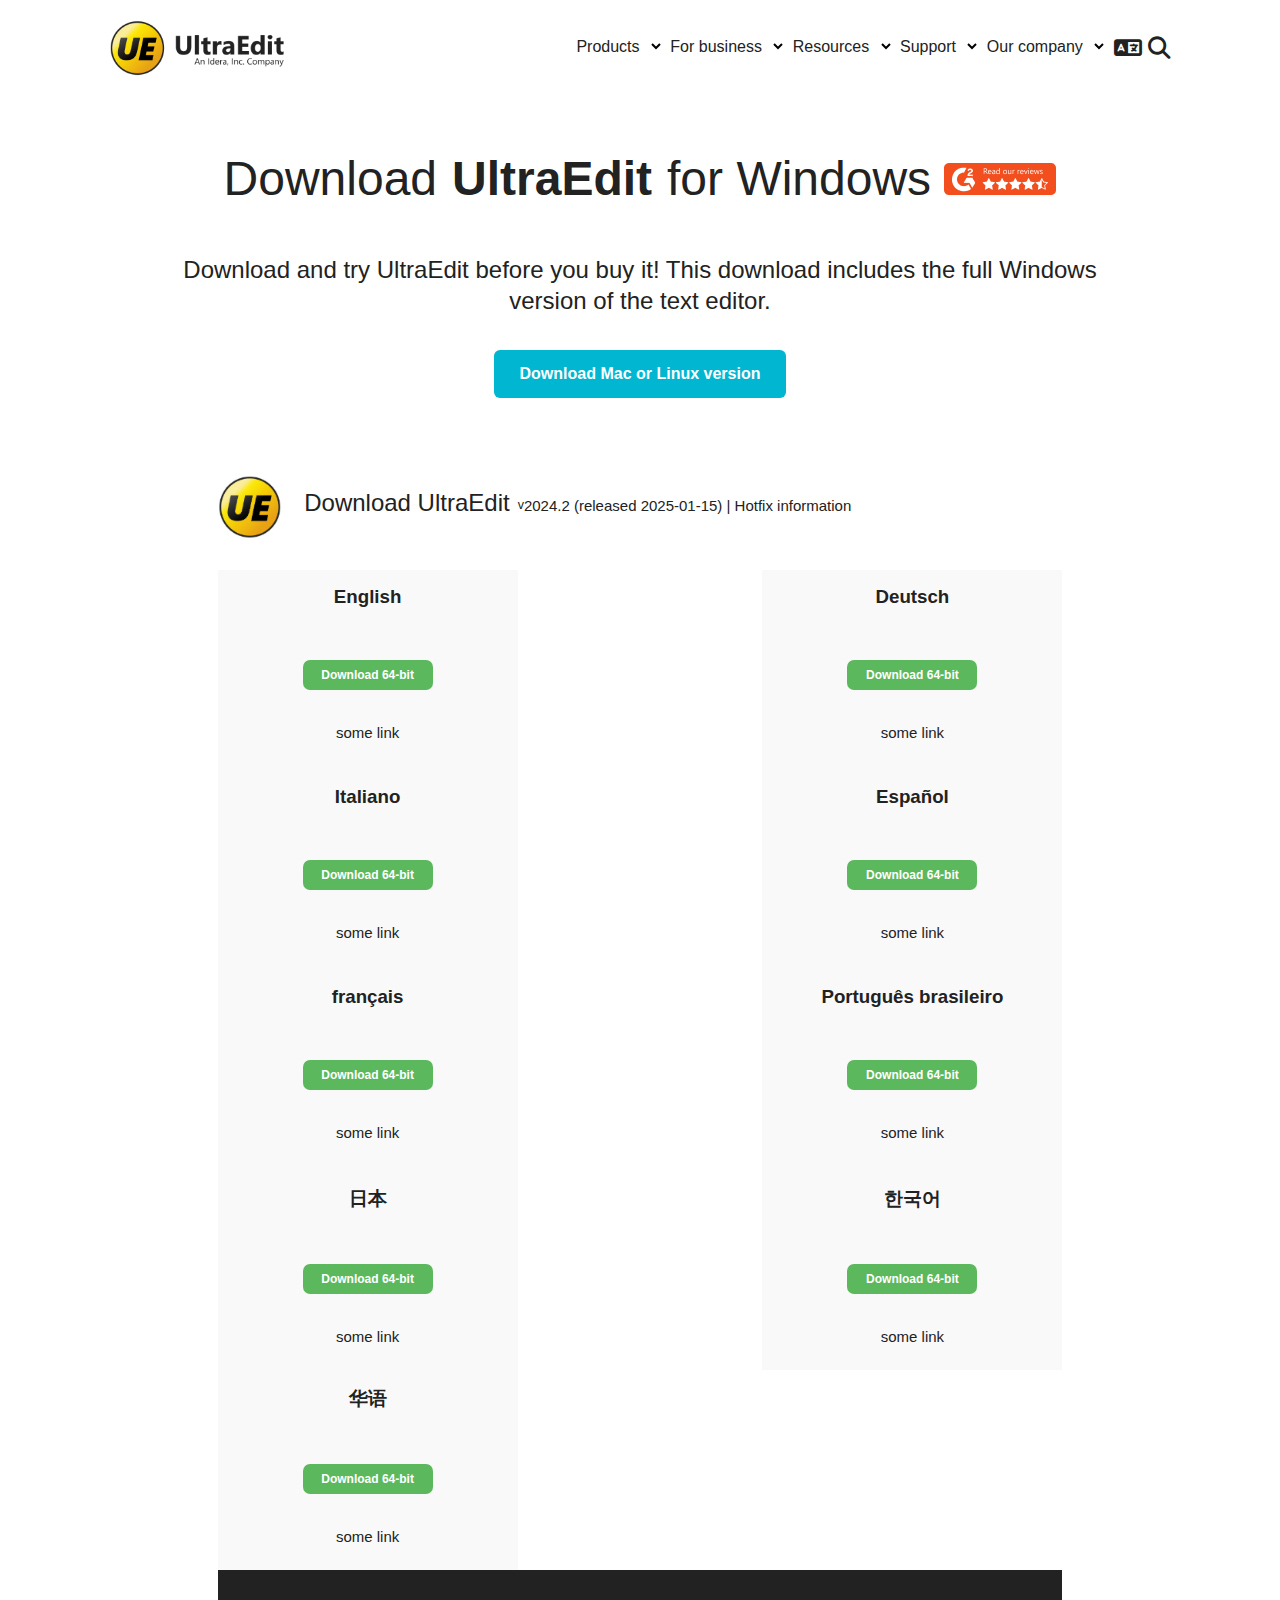
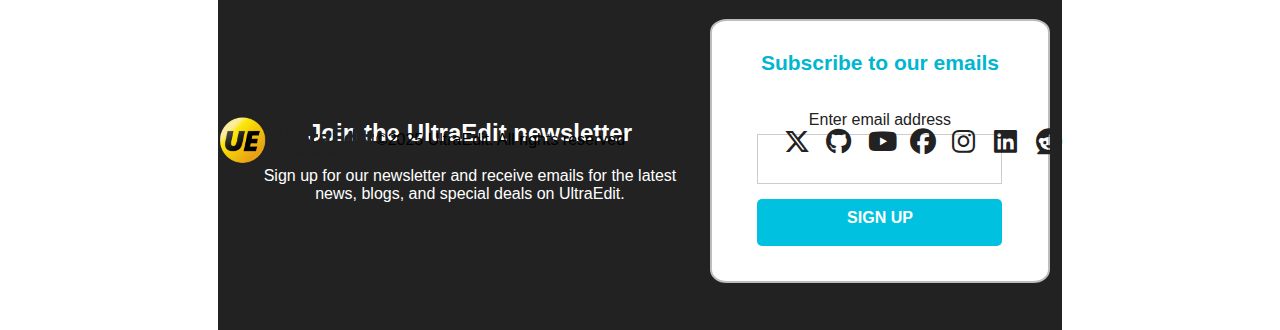
<file: index.html>
<!DOCTYPE html>
<html lang="en">
<head>
    <meta charset="UTF-8">
    <meta name="viewport" content="width=device-width, initial-scale=1.0">
    <title>Document</title>
    <link rel="stylesheet" href="style.css">
    <link rel="stylesheet" href="https://cdnjs.cloudflare.com/ajax/libs/font-awesome/6.7.2/css/all.min.css">
</head>
<body>
    <nav>
        <div class="logo"></div>
        <div class="anch">
            <a>Products
            <select name="" class="select"></select></a>
            <a>For business
            <select name="" class="select"></select></a>
            <a>Resources
            <select name="" class="select"></select></a>
            <a>Support
            <select name="" class="select"></select></a>
            <a>Our company
            <select name="" class="select"></select></a>
            <a><i class="fa-solid fa-language"></i></a>
            <a><i class="fa-solid fa-magnifying-glass"></i></a>
        </div>
    </nav>
    <main>
        <div class="text">
            <p>Download </p>
            <h1> UltraEdit </h1>
            <p>for Windows
            <img src="ultraedit_Reviews.png" alt=""></p>
        </div>
        <div class="text2">
            <p>Download and try UltraEdit before you buy it! This download includes the full Windows </p>
            <br>
            <p id="fd"> version of the text editor.</p>
        </div>
        <div class="click">
            <div id="but">
                <p>Download Mac or Linux version</p>
            </div>
        </div>
        <div class="logotext">
            <div class="ent">
            <div id="img"></div>
            <p>Download UltraEdit</p>
            <small>v</small>
            <span>2024.2 (released 2025-01-15) |
                <a>Hotfix information </a>
            </span></div>
        </div>


        <div class="hero">
            <div class="content">
                <div class="box">
                    <h3>English</h3>
                    <div class="int">
                        <div class="down">Download 64-bit</div>
                        <div class="oto">
                            <a>some link</a>
                        </div>
                    </div>
                </div>
                <div class="box">
                    <h3>Deutsch</h3>
                    <div class="int">
                        <div class="down">Download 64-bit</div>
                        <div class="oto">
                            <a>some link</a>
                        </div>
                    </div>
                </div>
                <div class="box">
                    <h3>Italiano</h3>
                    <div class="int">
                        <div class="down">Download 64-bit</div>
                        <div class="oto">
                            <a>some link</a>
                        </div>
                    </div>
                </div>
                <div class="box">
                    <h3>Español</h3>
                    <div class="int">
                        <div class="down">Download 64-bit</div>
                        <div class="oto">
                            <a>some link</a>
                        </div>
                    </div>
                </div>
                <div class="box">
                    <h3>français</h3>
                    <div class="int">
                        <div class="down">Download 64-bit</div>
                        <div class="oto">
                            <a>some link</a>
                        </div>
                    </div>
                </div>
                <div class="box">
                    <h3>Português brasileiro</h3>
                    <div class="int">
                        <div class="down">Download 64-bit</div>
                        <div class="oto">
                            <a>some link</a>
                        </div>
                    </div>
                </div>
                <div class="box">
                    <h3>日本</h3>
                    <div class="int">
                        <div class="down">Download 64-bit</div>
                        <div class="oto">
                            <a>some link</a>
                        </div>
                    </div>
                </div>
                <div class="box">
                    <h3>한국어</h3>
                    <div class="int">
                        <div class="down">Download 64-bit</div>
                        <div class="oto">
                            <a>some link</a>
                        </div>
                    </div>
                </div>
                <div class="box">
                    <h3>华语</h3>
                    <div class="int">
                        <div class="down">Download 64-bit</div>
                        <div class="oto">
                            <a>some link</a>
                        </div>
                    </div>
                </div>
                <div class="gt">
                    <div class="mt1">
                        <h3>Join the UltraEdit newsletter</h3>
                        <div><span>Sign up for our newsletter and receive emails for the latest news, blogs, and special deals on UltraEdit.</span></div>
                    </div>
                    <div class="mt">
                        <h3>Subscribe to our emails</h3>
                        <p>Enter email address</p>
                        <input type="text">
                        <div class="pt">SIGN UP</div>
                    </div>
                </div>
            </div>
        </div>
        <div class="foot"><div class="logo2"></div>
        <p>©2025 UltraEdit. All rights reserved</p>
        <div class="app">
            <div class="boox"><i class="fa-brands fa-x-twitter"></i></div>
            <div class="boox"><i class="fa-brands fa-github"></i></div>
            <div class="boox"><i class="fa-brands fa-youtube"></i></div>
            <div class="boox"><i class="fa-brands fa-facebook"></i></div>
            <div class="boox"><i class="fa-brands fa-instagram"></i></div>
            <div class="boox"><i class="fa-brands fa-linkedin"></i></div>
            <div class="boox"><i class="fa-brands fa-reddit"></i></div>
        </div>
    </div>
    </main>
</body>
</html>
</file>
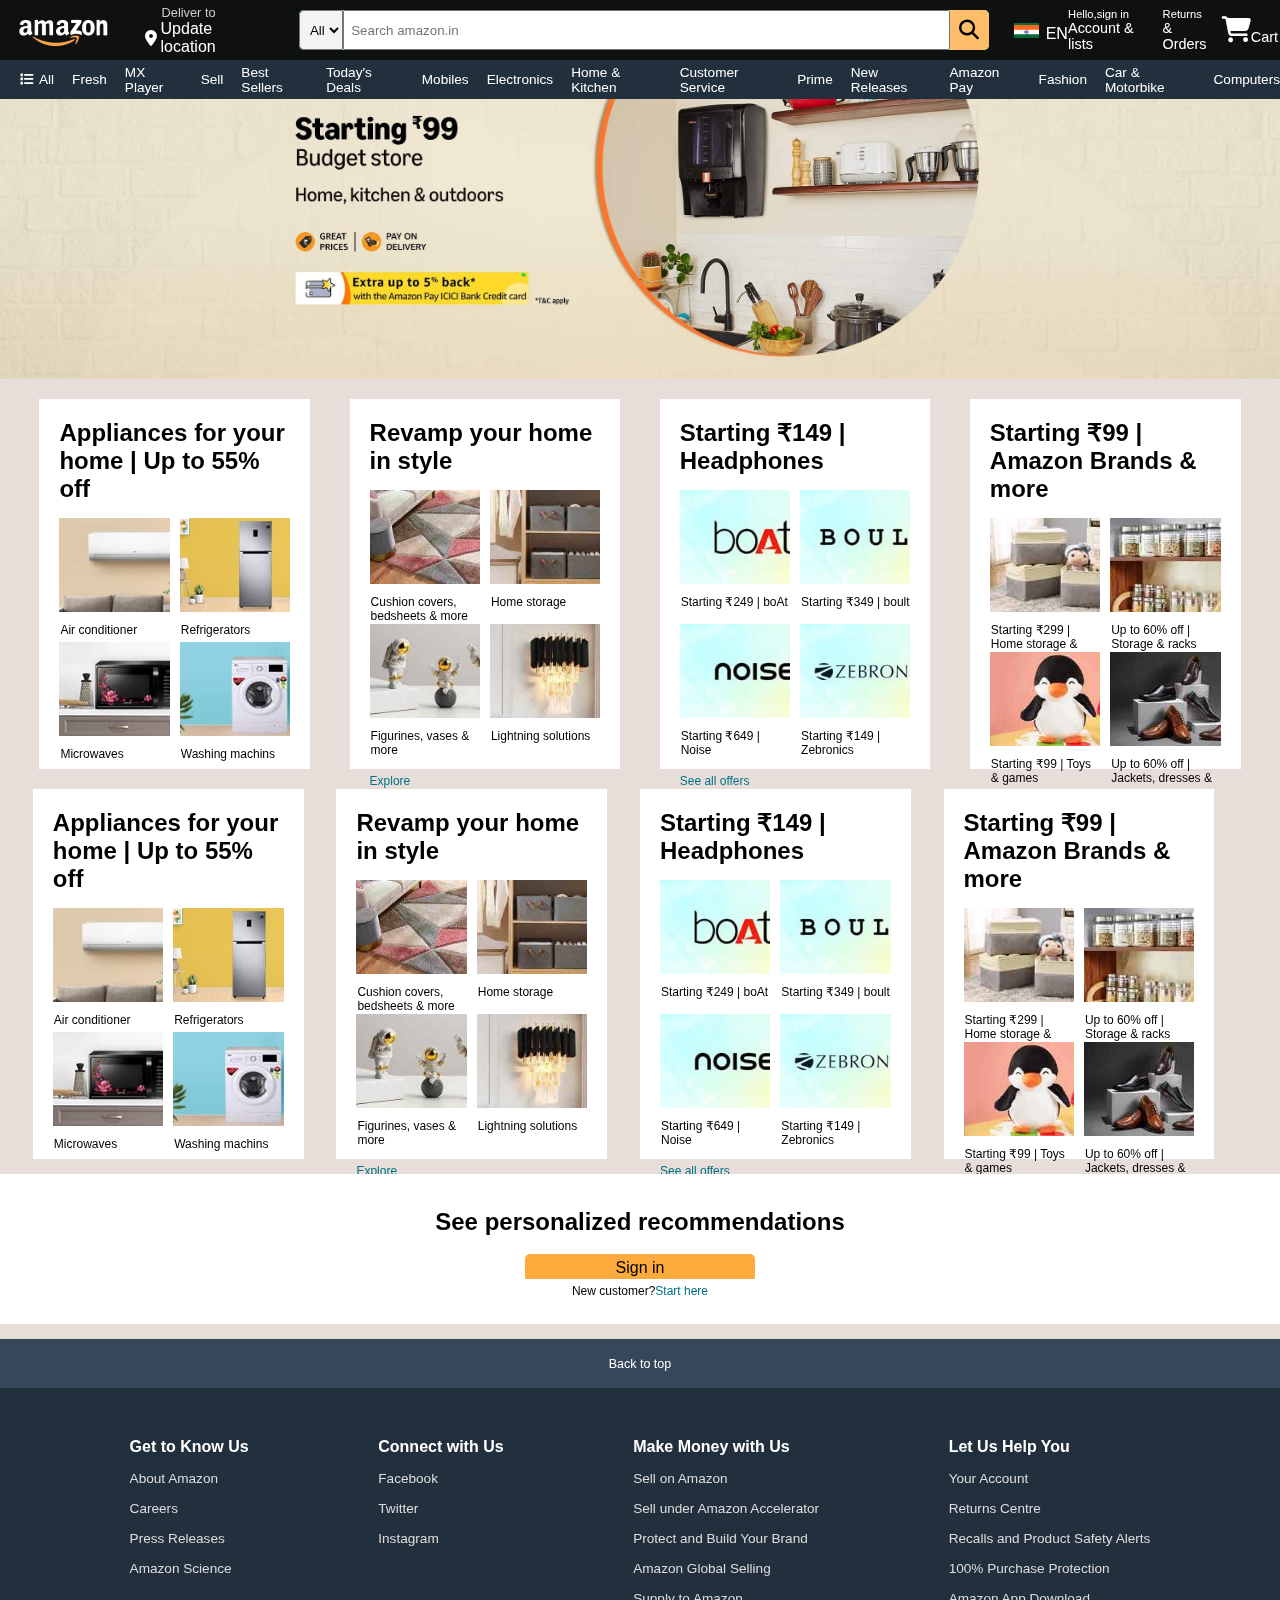
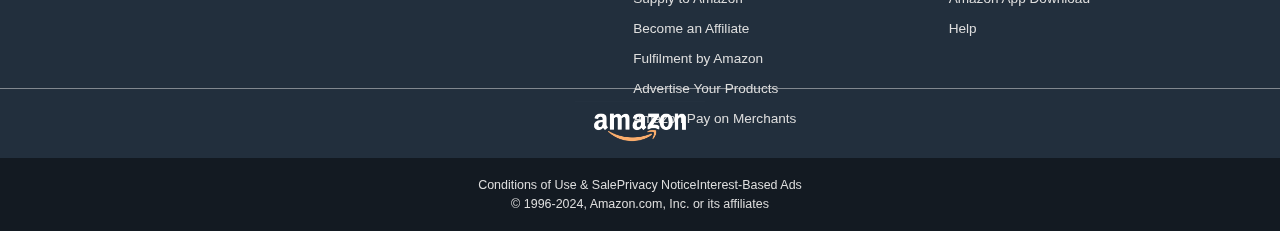
<file: Amazon Lite/index.html>
<!DOCTYPE html>
<html lang="en">
<head>
    <meta charset="UTF-8">
    <meta name="viewport" content="width=device-width, initial-scale=1.0">
    <link rel="stylesheet" href=" https://cdnjs.cloudflare.com/ajax/libs/font-awesome/6.6.0/css/all.min.css">
    <link rel="stylesheet" href="style.css">
    <title>amazon clone</title>
</head>
<body>
    <header>
        <div class="navbar">
            <div class="nav-logo border">
                <div class="logo"></div>
            </div>
                <div class="nav-address border">
                    <p class="deliver-1">Deliver to</p>
                    <div class="icon">
                        <i class="fa-solid fa-location-dot"></i>
                        <p class="deliver-2"> Update location</p>
                    </div></div>
                    <div class="nav-search">
                        <select><option>All</option></select>
                        <input placeholder="Search amazon.in">
                        <button><i class="fa-solid fa-magnifying-glass"></i></button>
                    </div>
                <div class="lang">
                        <div class="ind-lang border">
                    </div>
                    <p class="EN border">EN</p>
                </div>
                <div class="nav-signin border">
                    <p class="signin-1"><span>Hello,sign in</span></p>
                    <p class="signin-2"><span>Account & lists</span></p>
                </div>
                <div class="nav-order border">
                    <p class="signin-1"><span>Returns</span></p>
                    <p class="signin-2"><span>& Orders</span></p>
                </div>
                <div class="cart border">
                    <div class="cart-logo"><i class="fa-solid fa-cart-shopping"></i></div>
                    <div class="enter-cart">Cart</div>
                </div>
        </div>
        <div class="panel">
                    <div class="panel-all"><i class="fa-solid fa-list"></i></div>
                    <div class="panel-ops">
                        <p id="all">All</p>
                        <p>Fresh</p>
                        <p>MX Player</p>
                        <p>Sell</p>
                        <p>Best Sellers</p>
                        <p>Today's Deals</p>
                        <p>Mobiles</p>
                        <p>Electronics</p>
                        <p>Home & Kitchen</p>
                        <p>Customer Service</p>
                        <p>Prime</p>
                        <p>New Releases</p>
                        <p>Amazon Pay</p>
                        <p>Fashion</p>
                        <p>Car & Motorbike</p>
                        <p>Computers</p>
                    </div>
                </div>
    </header>
    <div class="hero-section">
    </div>
    <div class="shop-section">
        <div class="box1 box"><h2>Appliances for your home | Up to 55% off</h2>
            <div class="entmain">
            <div class="entbox" style="background-image: url(shop_1.jpg);"><p id="word">Air conditioner</p></div>
            <div class="entbox" style="background-image: url(shop_2.jpg);"><p id="word">Refrigerators</p></div></div>
            <div class="entmain entmain2">
            <div class="entbox" style="background-image: url(shop_3.jpg);"><p id="word">Microwaves</p></div>
            <div class="entbox" style="background-image: url(shop_4.jpg);"><p id="word">Washing machins</p></div>
            </div>
            <p class="see">See more</p>
        </div>
        <div class="box2 box"><h2>Revamp your home in style</h2>
            <div class="entmain">
                <div class="entbox" style="background-image: url(shop_5.jpg);"><p id="word">Cushion covers, bedsheets & more</p></div>
                <div class="entbox" style="background-image: url(shop_6.jpg);"><p id="word">Home storage</p></div></div>
                <div class="entmain entmain3">
                <div class="entbox" style="background-image: url(shop_7.jpg);"><p id="word">Figurines, vases & more</p></div>
                <div class="entbox" style="background-image: url(shop_8.jpg);"><p id="word">Lightning solutions</p></div>
                </div>
                <p class="see see2">Explore</p>
        </div>
        <div class="box3 box"><h2>Starting ₹149 | Headphones</h2>
            <div class="entmain">
                <div class="entbox" style="background-image: url(shop_9.jpg);"><p id="word">Starting ₹249 | boAt</p></div>
                <div class="entbox" style="background-image: url(shop_10.jpg);"><p id="word">Starting ₹349 | boult</p></div></div>
                <div class="entmain entmain3">
                <div class="entbox" style="background-image: url(shop_11.jpg);"><p id="word">Starting ₹649 | Noise</p></div>
                <div class="entbox" style="background-image: url(shop_12.jpg);"><p id="word">Starting ₹149 | Zebronics</p></div>
                </div>
                <p class="see see2">See all offers</p>
        </div>
        <div class="box4 box"><h2>Starting ₹99 | Amazon Brands & more</h2>
            <div class="entmain">
                <div class="entbox" style="background-image: url(shop_13.jpg);"><p id="word">Starting ₹299 | Home storage & organization</p></div>
                <div class="entbox" style="background-image: url(shop_14.jpg);"><p id="word">Up to 60% off | Storage & racks</p></div></div>
                <div class="entmain entmain3">
                <div class="entbox" style="background-image: url(shop_15.jpg);"><p id="word">Starting ₹99 | Toys & games</p></div>
                <div class="entbox" style="background-image: url(shop_16.jpg);"><p id="word">Up to 60% off | Jackets, dresses & more</p></div>
                </div>
                <p class="see see3">Shop now</p>
        </div>
        <div class="box1 box boxa"><h2>Appliances for your home | Up to 55% off</h2>
            <div class="entmain">
            <div class="entbox" style="background-image: url(shop_1.jpg);"><p id="word">Air conditioner</p></div>
            <div class="entbox" style="background-image: url(shop_2.jpg);"><p id="word">Refrigerators</p></div></div>
            <div class="entmain entmain2">
            <div class="entbox" style="background-image: url(shop_3.jpg);"><p id="word">Microwaves</p></div>
            <div class="entbox" style="background-image: url(shop_4.jpg);"><p id="word">Washing machins</p></div>
            </div>
            <p class="see">See more</p>
        </div>
        <div class="box2 box boxa"><h2>Revamp your home in style</h2>
            <div class="entmain">
                <div class="entbox" style="background-image: url(shop_5.jpg);"><p id="word">Cushion covers, bedsheets & more</p></div>
                <div class="entbox" style="background-image: url(shop_6.jpg);"><p id="word">Home storage</p></div></div>
                <div class="entmain entmain3">
                <div class="entbox" style="background-image: url(shop_7.jpg);"><p id="word">Figurines, vases & more</p></div>
                <div class="entbox" style="background-image: url(shop_8.jpg);"><p id="word">Lightning solutions</p></div>
                </div>
                <p class="see see2">Explore</p>
        </div>
        <div class="box3 box boxa"><h2>Starting ₹149 | Headphones</h2>
            <div class="entmain">
                <div class="entbox" style="background-image: url(shop_9.jpg);"><p id="word">Starting ₹249 | boAt</p></div>
                <div class="entbox" style="background-image: url(shop_10.jpg);"><p id="word">Starting ₹349 | boult</p></div></div>
                <div class="entmain entmain3">
                <div class="entbox" style="background-image: url(shop_11.jpg);"><p id="word">Starting ₹649 | Noise</p></div>
                <div class="entbox" style="background-image: url(shop_12.jpg);"><p id="word">Starting ₹149 | Zebronics</p></div>
                </div>
                <p class="see see2">See all offers</p>
        </div>
        <div class="box4 box boxa"><h2>Starting ₹99 | Amazon Brands & more</h2>
            <div class="entmain">
                <div class="entbox" style="background-image: url(shop_13.jpg);"><p id="word">Starting ₹299 | Home storage & organization</p></div>
                <div class="entbox" style="background-image: url(shop_14.jpg);"><p id="word">Up to 60% off | Storage & racks</p></div></div>
                <div class="entmain entmain3">
                <div class="entbox" style="background-image: url(shop_15.jpg);"><p id="word">Starting ₹99 | Toys & games</p></div>
                <div class="entbox" style="background-image: url(shop_16.jpg);"><p id="word">Up to 60% off | Jackets, dresses & more</p></div>
                </div>
                <p class="see see3">Shop now</p>
        </div>
        
        <div id="ab"></div>
        <div class="end">
        <h2>See personalized recommendations</h2>
        </div>
        <div class="antent">
        <span class="entend">Sign in</span></div>
            <div class="click"><p>New customer?<p class="endp see">Start here</p></p></div>
        <div></div>
    </div>
    <footer>
        <div class="footpan-1">Back to top</div>
        <div class="footpan-2">
            <ul>
                <p>Get to Know Us</p>
                <a>About Amazon</a>
                <a>Careers</a>
                <a>Press Releases</a>
                <a>Amazon Science</a>
            </ul>
            <ul>
            <p>Connect with Us</p>	
            <a>Facebook</a>
            <a>Twitter</a>
            <a>Instagram</a>
           </ul>
           <ul>
            <p>Make Money with Us</p>
            <a>Sell on Amazon</a>
            <a>Sell under Amazon Accelerator</a>
            <a>Protect and Build Your Brand</a>
            <a>Amazon Global Selling</a>
            <a>Supply to Amazon</a>
            <a>Become an Affiliate</a>
            <a>Fulfilment by Amazon</a>
            <a>Advertise Your Products</a>
            <a>Amazon Pay on Merchants</a>
           </ul>
           <ul>
            <p>Let Us Help You</p>
            <a>Your Account</a>
            <a>Returns Centre</a>
            <a>Recalls and Product Safety Alerts</a>
            <a>100% Purchase Protection</a>
            <a>Amazon App Download</a>
            <a>Help</a>
           </ul>
        </div>
        <div class="footpan-3">
            <div class="foot-logo border"></div>
        </div>
    <div class="footpan-4">
        <div class="pages">
            <a>Conditions of Use & Sale</a>
            <a>Privacy Notice</a>
            <a>Interest-Based Ads</a>
        </div>
        <div class="copyright">
            © 1996-2024, Amazon.com, Inc. or its affiliates
        </div>
    </div>
    </footer>

    

</body>
</html>
</file>
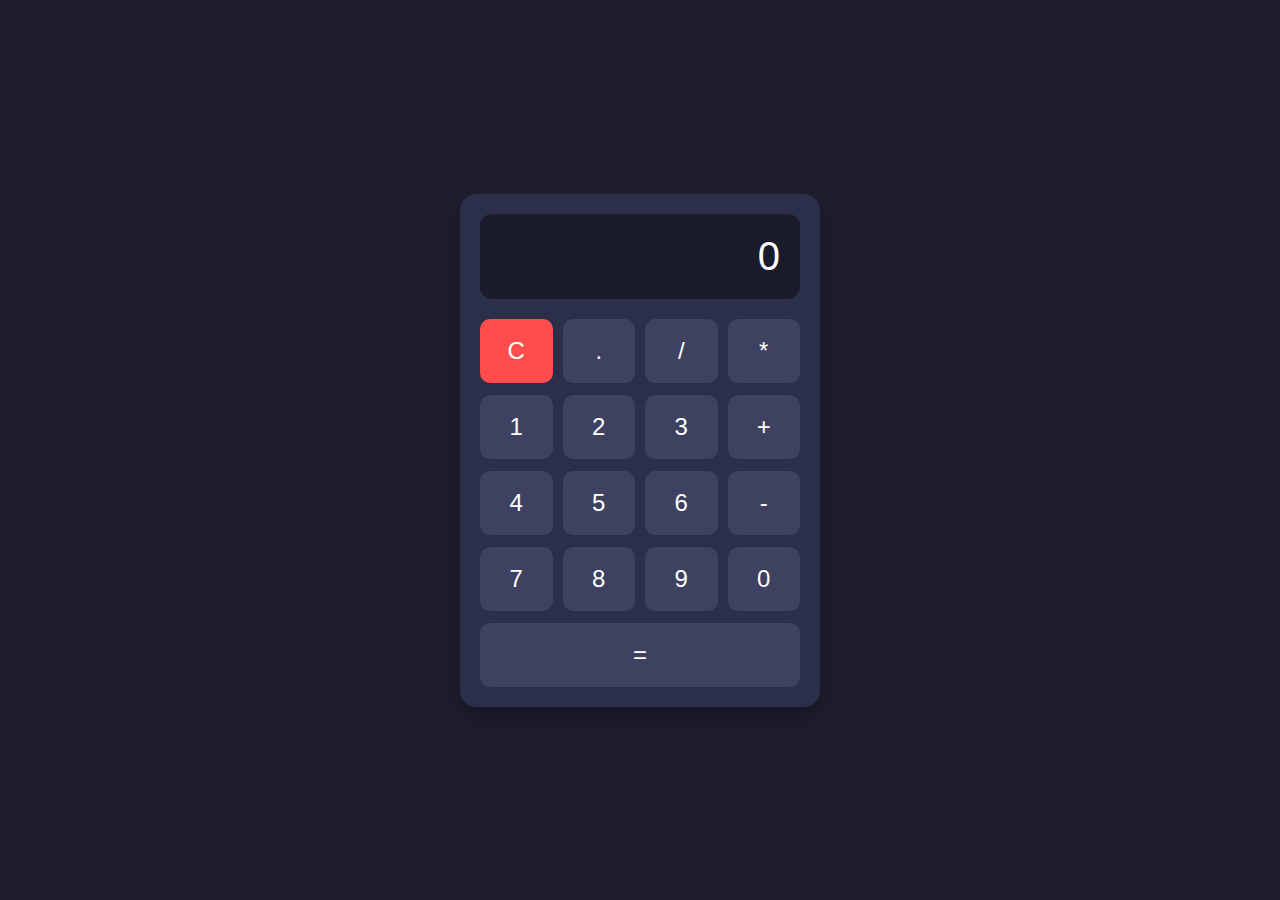
<file: calculator/index.html>
<!DOCTYPE html>
<html lang="en">
<head>
    <meta charset="UTF-8">
    <meta name="viewport" content="width=device-width, initial-scale=1.0">
    <title>calculator</title>
    <link rel="stylesheet" href="style.css">
</head>
<body>
    <div class="container">
        <div class="display">
            <div class="ind">0</div>
        </div>
        <div class="buttons">
            <div class="set">
                <div class="ent" value="C">C</div>
                <div class="ent" value=".">.</div>
                <div class="ent" value="/">/</div>
                <div class="ent" value="*">*</div>
            </div>
            <div class="set">
                <div class="ent" value="1">1</div>
                <div class="ent" value="2">2</div>
                <div class="ent" value="3">3</div>
                <div class="ent" value="+">+</div>
            </div>
            <div class="set">
                <div class="ent" value="4">4</div>
                <div class="ent" value="5">5</div>
                <div class="ent" value="6">6</div>
                <div class="ent" value="-">-</div>
            </div>
            <div class="set2">
                <div class="ent" value="7">7</div>
                <div class="ent" value="8">8</div>
                <div class="ent" value="9">9</div>
                <div class="ent" value="0">0</div>
            </div>
            <div class="set">
            <div class="ent">=</div>
        </div>
        </div>
    </div>
    <script src="cal.js"></script>
</body>
</html>
</file>
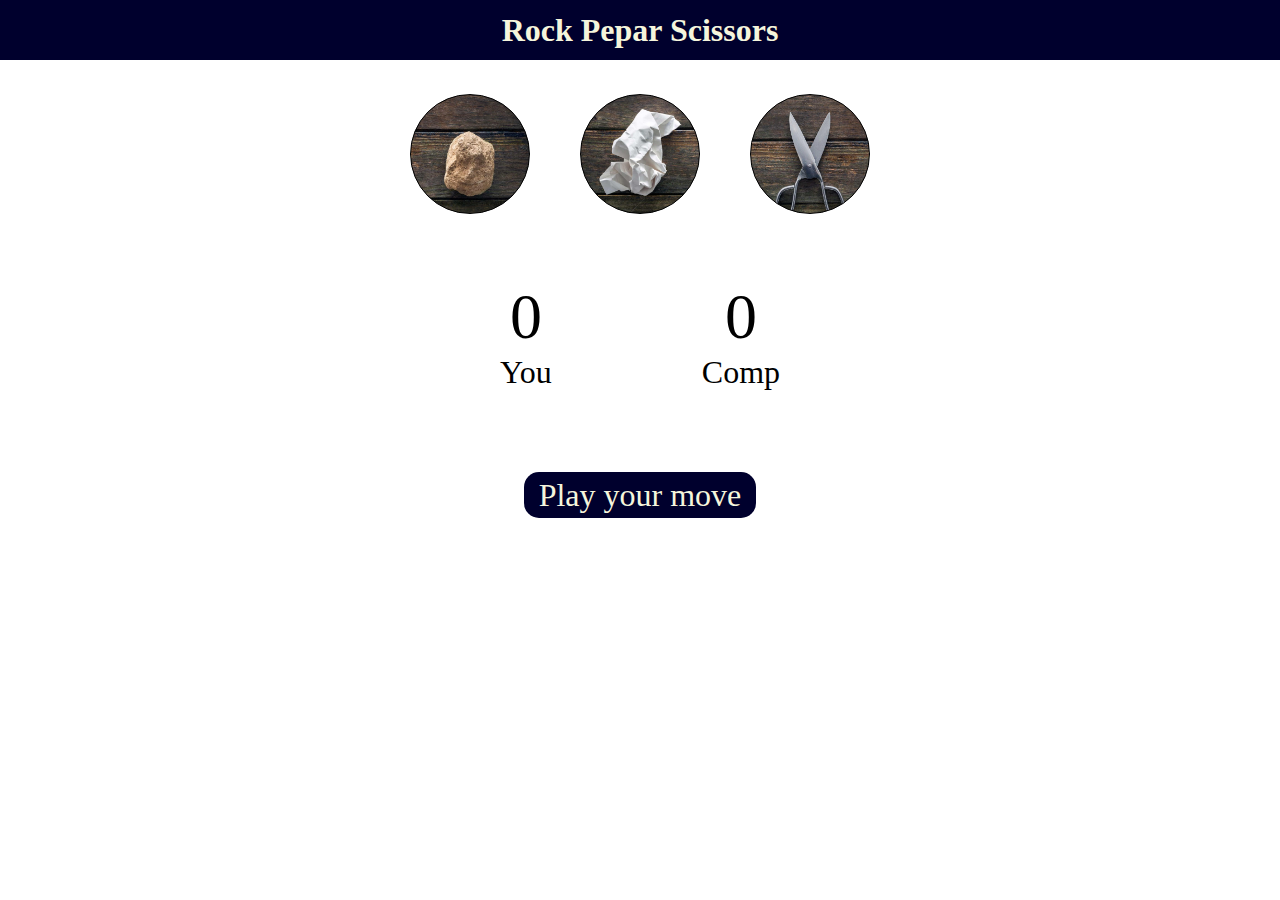
<file: javascript game/index.html>
<!DOCTYPE html>
<html lang="en">
<head>
    <meta charset="UTF-8">
    <meta name="viewport" content="width=device-width, initial-scale=1.0">
    <title>Document</title>
    <link rel="stylesheet" href="style.css">
</head>
<body>
    <div class="pro"><h1>Rock Pepar Scissors</h1></div>
    <div class="main">
    <div class="r t border"id="rock"></div>
    <div class="p t border"id="paper"></div>
    <div class="s t border"id="scissors"></div></div>

    <div class="score-board">
        <div class="score">
            <p id="my">0</p>
            <p>You</p>
        </div>
        <div class="score">
            <p id="comp">0</p>
            <p>Comp</p>
        </div>
    </div>
    <div class="massage">
        <div id="msg">Play your move</div>
    </div>





    <script src="first.js"></script>
</body>
</html>
</file>
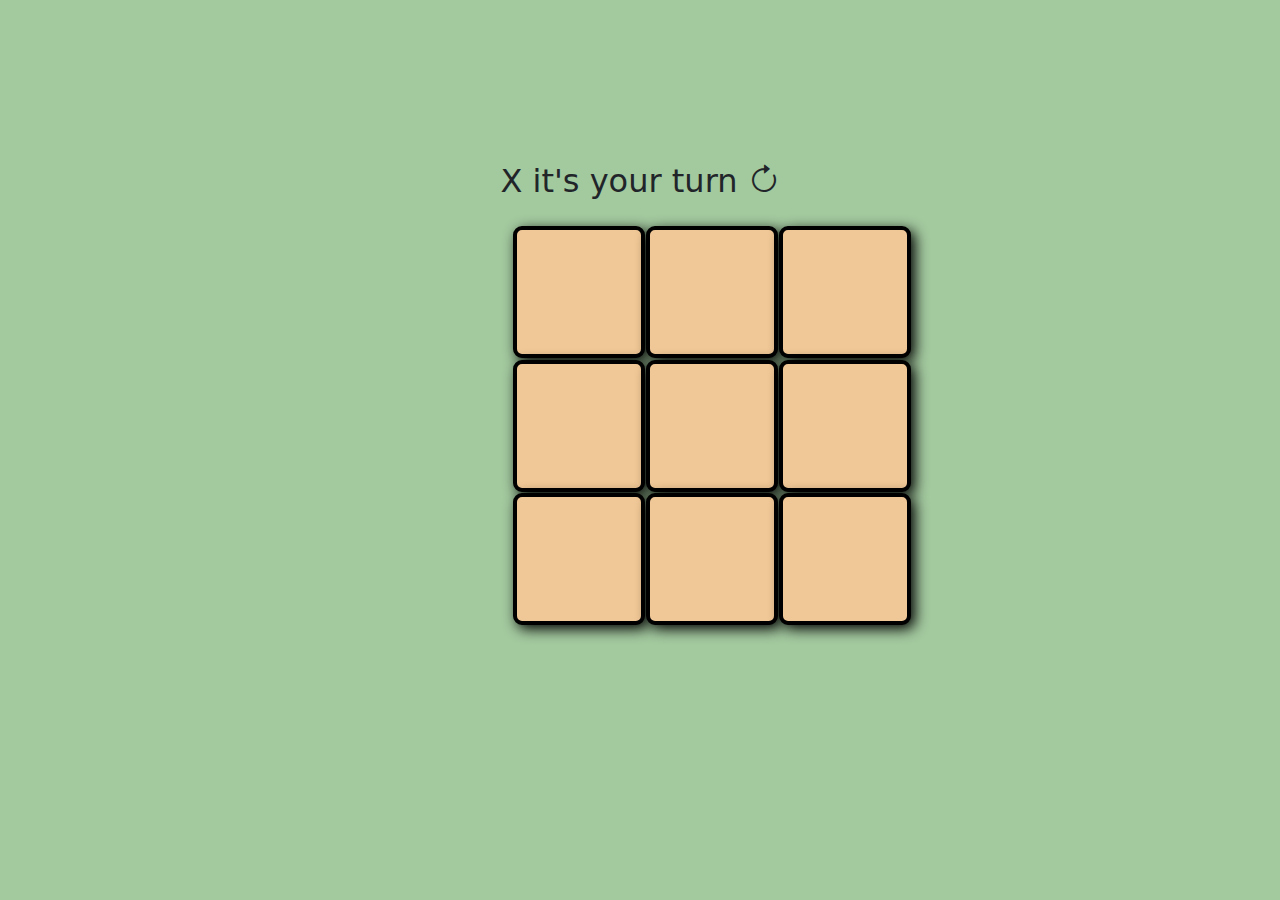
<file: tic tac toe/index.html>
<!DOCTYPE html>
<html lang="en">
  <head>
    <meta charset="UTF-8" />
    <meta name="viewport" content="width=device-width, initial-scale=1.0" />
    <title>Document</title>
    <link rel="stylesheet" href="style.css" />
    <link
      href="https://cdn.jsdelivr.net/npm/bootstrap@5.3.6/dist/css/bootstrap.min.css"
      rel="stylesheet"
    />
  </head>
  <body>
    <div id="head">
      <h2 class="heading">X it's your turn</h2>
      <h2 class="refrash" onclick="location.reload()"><i class="bi bi-arrow-clockwise"></i></h2>
    </div>
    <div class="container1">
      <div class="box"></div>
      <div class="box"></div>
      <div class="box"></div>
      <div class="box"></div>
      <div class="box"></div>
      <div class="box"></div>
      <div class="box"></div>
      <div class="box"></div>
      <div class="box"></div>
    </div>
    <script src="script.js"></script>
    <link
      rel="stylesheet"
      href="https://cdn.jsdelivr.net/npm/bootstrap-icons@1.10.5/font/bootstrap-icons.css"
    />
    <script src="https://cdn.jsdelivr.net/npm/bootstrap@5.3.6/dist/js/bootstrap.bundle.min.js"></script>
  </body>
</html>
</file>
<file: style.css>
*{
    margin: 0;
    padding: 0;
    box-sizing: border-box;
    font-family: 'Segoe UI', Tahoma, Geneva, Verdana, sans-serif;
    scroll-behavior: smooth;
    behavior: inherit;
}


nav{
    height: 96px;
    display: flex;
    justify-content: space-between;
    align-items: center;
    padding: 0 110px;
}
.logo{
    height: 56px;
    width: 175px;
    background-image:url(ultraedit.webp);
    background-size: cover;
    position: relative;
    cursor: pointer;
}

.anch{
    font-size: 1rem;
    width: 56%;
    display: flex;
    justify-content: space-between;
    color: #222222;cursor: pointer;
}
.anch a i{
    font-size: 1.4em;
}
.select{
    padding: 2px 0 0 0 ;
    border: transparent;
    background-color: transparent;
}.text{
    color: #222222;
    padding-top: 55px;
    height: 60px;
    display: flex;
    justify-content: center;
}

.text p{
    font-size: 3rem;
}
.text h1{
    font-size: 3rem;
    padding: 0 15px;
}
.text2{
    width: 100%;
    
    padding-top: 100px;
    font-size: 24px;
    color: #222222;
}
.text2 p{
    text-align: center;
}
#fd{
    position: relative;
    top: -25px;
}
.click{
    margin-top: 10px;
    width: 100%;
    height: 60px;
    display: flex;
    justify-content: center;
}
#but{
    height: 48px;
    width: 292px;
    background-color: #00b6d1;
    border-radius: 6px;
    color: white;
    display: flex;
    justify-content: center;
    align-items: center;
    font-weight: 600;
    font-size: 1rem;
    cursor: pointer;
}
#but:hover{
    background-color: #00a0b9;
}
#img{
    height: 67px;
    width: 70px;
    border: 2px saddlebrown;
    background-image:url(non.png);
    background-size: cover;
}
.logotext{
    margin-top: 60px;
    display: flex;
    justify-content: center;
    align-items: center;
    width: 100%;
    height: 70px;

}
.ent{
    height: 100%;
    width: 67%;
    display: flex;
    align-items: center;
    font-size: 15px;
    color: #222222;
}
.ent p{
    padding-left: 23px;
    font-size: 24px;
    padding-bottom: 5px;
    padding-right: 8px;
    color: #222222;
}

.hero{
    margin-top: 30px;
    height: 100%;
    width: 100%;
    display: flex;
    justify-content: center;
    align-items: center;
}
.content{
    height: 1050px;
    width: 66%;
    display: flex;
    justify-content: space-between;
    flex-wrap: wrap;
}
.box{
    height: 200px;
    width: 300px;
    padding: 16px;
    background-color: #f9f9f9;
    text-align: center;
}

.box h3{
    color: #222222;
}
.int{
    height: 98px;
    padding: 8px 15px;
    position: relative;
    top: 44px;
    display: flex;
    flex-direction: column;
    align-items: center;
    justify-content: space-between;
    color: #222222;
}
.down{
    width: 130px;
    background-color: #5cb85c;
    color: #ffffff;
    padding: 8px 8px;
    font-size: 12px;
    font-weight: 700;
    border-radius: 7px;
    cursor: pointer;
}
.down:hover{
    background-color: #4d9e4d;
}
.oto a{
    color: #222222;
    font-size: 15px;
}
.gt{
    display: flex;
    justify-content: center;
    height: 360px;
    width: 100%;
    background-color: #222222;
}
.mt1{
    height: 264px;
    width: 480px;
    margin-top: 49px;
    padding: 30px 35px;
    display: flex;
    flex-direction: column;
    justify-content: center;
    align-items: center;
}
.mt1 h3{
    font-size: 24px;
    color: #ffffff;
}
.mt1 div{
    display: flex;
    justify-content: center;
    align-items: center;
}
.mt1 span{
    text-align: center;
    position: relative;
    top: 20px;
    color: #ffffff;
    width: 450px;
}
.mt{
    border: 2px solid rgb(189, 189, 189);
    border-radius: 5%;
    height: 264px;
    width: 340px;
    margin-top: 49px;
    padding: 30px 35px;
    display: flex;
    flex-direction: column;
    justify-content: space-between;
    align-items: center;
    background-color: #ffffff;
}
.mt h3{
    color:  #00b6d1;
    font-size: 21px;
}
.mt p{
    position: relative;
    top: 16px;
    color: #222222;
}
.mt input{
    height: 50px;
    width: 245px;
    padding: 10px;
    border:1px solid rgb(204, 204, 204);
}
.pt{
    background-color: #00c1df;
    height: 47px;
    width: 245px;
    padding: 10px 11px;
    text-align: center;
    color: #ffffff;
    font-weight: 600;
    border-radius: 5px;
    position: relative;
    bottom: 5px;
    cursor: pointer;
}
/* last */

.foot{
    display: flex;
    justify-content: space-between;
    align-items: center;
    height: 240px;
    width: 100%;
    padding: 0 17%;
    position: relative;
    bottom: 0px;
}
.logo2{
    height: 50px;
    width: 157px;
    background-image:url(ultraedit.webp);
    background-size: cover;
    cursor: pointer;
}
.app{
    color: #222222;
   width: 436px;
   height: 50px;
   display: flex;
   justify-content: flex-end;
   align-items: center;
   gap: 16px;
   font-size: 26px
}
.boox{
    height: 26px;
    width: 26px;
    cursor: pointer;
}

.boox:hover{
    font-size: 28px;
    color: #000000;
}
</file>
<file: Amazon Lite/style.css>
*{  margin: 0;
    padding: 0;
    font-family: Arial;
    box-sizing: border-box;
}
body{
    background-color: hsl(20, 24%, 88%);
    cursor: pointer;
    width: 100%;
}
.navbar{
    height: 60px;
    background-color: #0f1111;
    color: white;
    display: flex;
    justify-content: space-evenly;
    align-items: center;
}
.nav-logo{
    height: 50px;
    width: 113px;
    margin-right:4px ;
}
.logo {
    background-image: url("amazon_logo2.png");
    background-size: cover;
    height: 50px;
    width: 100%;
    mix-blend-mode: screen;
    padding: 1px 8px 0px 6px;
    margin: 1px; 
}
.logo:hover{
    height:52px;
    width: 104px;
}
.border{
    border: 2px solid transparent;
}
.border:hover{
    border: 2px solid rgb(234, 234, 234);
    border-radius: 4px;
}
/* box2 */
.nav-address{
    margin-left: 30px;
    margin-right: 30px;
}
.icon{
    display: flex;
    align-items: center;
}
.deliver-1{
    color: #cccccc;
    font-size: 0.80rem;
    margin-left: 17px;
}
.deliver-2{
    margin-left: 4px;
}
/* box3 */
button{
    background-color: #febd69;
    width: 45px;
    height: 40px;
    display: flex;
    align-items: center;
    justify-content: center;
    border: none;
    border-radius:0 5px 5px 0;
    font-size: 20px;
}
button:hover{
    background-color: #feaa3d;
}
.nav-search{
    display: flex;
    width: 720px;
    background-color: aquamarine;
    border-radius: 5px;
    border: none;
    justify-content: space-evenly;
}
.nav-search input{
    padding-left: 6px;
}
select{
    background-color: #f3f3f3;
    width: 50px;
    padding-left:5px ;
    border-radius: 5px 0 0 5px;
    text-align: center;
}
option{margin-left: 10px;}
input{width: 100%;}

/* box4 */
.ind-lang{
    height: 15px;
    width: 24.6px;
    background-image: url(ind_logo.png);
    background-size: cover;
    margin-left: 25px;
}
.lang{
    display: flex;
    justify-content: center;
}
.EN{
    height: 15px;
    width: 18.37px;
    margin: 0 4px 0 5px;
}
/* box5-6 */
.signin-1{
   font-size: 0.7rem;
}
.signin-2{
    font-size: 0.9rem;
    font-weight: 400;
}
/* box7 */
.cart{
    display: flex;
    align-items: center;
}
.cart-logo{
    font-size: 26px;
}
.enter-cart{
    margin-top: 14px;
    font-size: 0.9rem;
    font-weight: 300;
}
/* panel */
.panel{
    height: 39px;
    display: flex;
    align-items: center;
    background-color: #222f3d;
    color: white;
    font-size: 0.85rem;
}
.panel p:hover{
    color: rgb(197, 234, 50);
}
.panel p:active{
    color: #000;
}
.panel-all{
    margin: 20px;
}
.panel-ops{
    height: 28px;
    display: flex;
    align-items: center;
    gap: 18px;
}
.panel p{
    display: flex;
    align-items: center;
    height: 39px;
}
#all{
    margin-left: -15px;
}
/* hero section */
.hero-section{
    height: 280px;
    background-image: url(amazon_background2.jpg);
    background-size: cover;
}
/* shop-section */
.shop-section{
    display: flex;
    justify-content: space-evenly;
    flex-wrap: wrap;
}
.shop-section p{font-size: 0.75rem;}
.box{
    margin-top: 20px;
    height: 370px;
    width: 21.15%;
    background-color: white;
    padding: 20px;
}
.entmain{
    display: flex;
    justify-content: space-evenly;
    gap: 10px;
}
.entmain2{
    margin-top: 30px;
}
.entmain3{
    margin-top: 40px;
}
.entbox{
    width: 163.7px;
    height: 94px;
    background-size: cover;
}
#word{
    margin-top: 105px;
    margin-left:1px ;
}
.box h2{
    margin-bottom: 15px;
}
.see{
    margin-top: 66px;
    color: #007185;
}
.see2{
    margin-top: 56px;
}
.see3{
    margin-top: 55px;
}
.see:hover{
    color: rgb(252, 59, 59);
}
.see:active{
    color: transparent;
}
.end{background-color: white;
    height: 70px;
    width: 100%;
    margin-top: 15px;
    display: flex;
    justify-content: center;
    align-items: flex-end;
    padding: 0px 20px;
}
.entend{
    display: flex;
    justify-content: center;
    align-items: center;
    background-color: #feaa3d;
    color: black;
    height: 28px;
    width: 230px;
    border: 2px solid transparent;
    border-radius: 5px;
}
.antent{
    height: 35px;
    width: 100%;
    display: flex;
    justify-content: center;
    background-color: white;
    padding-top: 10px;
}
.click{
    display: flex;
    justify-content: center;
    background-color: white;
    height: 17px;
    width: 100%;
    padding-top: 5px;
    padding-bottom: 40px;
}
.end h2{
    height: 36px;
}
#ab{
    height: 17px;
    color: transparent;
}
.endp{
    margin: 0%;
}
/* footer */
footer{
    margin-top: 15px;
}
.footpan-1{
    background-color: #37475a;
    color: white;
    height: 49px;
    display: flex;
    justify-content: center;
    align-items: center;
    font-size: 0.78rem;
}
.footpan-2{
    height: 300px;
    width: 100%;
    background-color: #222f3d;
    color: white;
    display: flex;
    justify-content: space-evenly;
    align-self: center;
    padding-top: 50px;
    padding-bottom: 50px;
}
.footpan-2 a{
    display: block;
    margin-top: 15px;
    font-size: 0.85rem;
    color: #dddddd;
}
.footpan-2 p{
    font-size: 1rem;
    font-weight: 700;
}
.footpan-3{
    background-color: #222f3d;
    color: white;
    display: flex;
    border-top: 1px solid #dddddd84;
    height: 70px;
    padding: 20px 40px 20px 40px;
    justify-content: center;
    align-items: center;
}
.foot-logo{
    background-image: url("amazon_logo2.png");
    background-size: cover;
    height: 50px;
    width: 130px;
    mix-blend-mode: screen;
}
.footpan-4{
    background-color: #131a22;
    padding: 20px 0 20px;
    color: #dddddd;
    font-size: 0.78rem;
}
.pages{
    display: flex;
    justify-content: center;
}
.copyright{
    margin-top: 5px;
    display: flex;
    justify-content: center;
}
</file>
<file: javascript game/style.css>
*{
    box-sizing: border-box;
    text-align: center;
    margin: 0;
    padding: 0;
}
.main{
    height: 160px;
    display: flex;
    justify-content: center;
    gap: 50px;
    border: 4px solid transparent;
    border-radius: 0%;
    
}
.pro{
    background-color: rgb(0, 0, 45);
    color: beige;
    border-radius: 0%;
    height: 60px;
    display: flex;
    justify-content: center;
    align-items: center;
}
.r{background-image: url(rock.JPG);}
.p{background-image: url(paper.JPG);}
.s{background-image: url(scissor.JPG);}
.t{
    height: 120px;
    width: 120px;
    border: 1px solid black;
    margin-top: 30px;
    background-size:cover;
    border-radius: 50%;
}
.border:hover{
    opacity: 0.8;
    cursor: pointer;
    border: 5px solid rgb(250, 183, 59);
}
.score-board{
    display: flex;
    justify-content: center;
    font-size: 2rem;
    gap: 150px;
    margin-top: 60px;
}
#my,#comp{
    font-size: 4rem;
}

.massage{
    margin-top: 5.5rem;
}
#msg{
    font-size: 2rem;
    background-color: rgb(0, 0, 45);
    color: beige;
    padding: 5px 15px;
    display: inline;
    border-radius: 15px;
    line-height: 100%;
}
</file>
<file: tic tac toe/style.css>
.container1 {
    height: 400px;
    width: 400px;
    display: flex;
    justify-content: space-evenly;
    flex-wrap: wrap;
    position: relative;
    left: 40%;
    top: 20%;

}

body {
    height: 100vh;
    width: 100%;
    background-color: #a3c99f !important;
}

.box {
    border: 4px solid black;
    height: 33%;
    width: 33%;
    border-radius: 9px;
    background-color: rgb(240, 199, 150);
    display: flex;
    justify-content: center;
    align-items: center;
    font-size: 5rem;
    color: wheat;
    transition: all .5s;
    box-shadow: 4px 4px 14px rgb(0, 0, 0);
    cursor: pointer;
}

#head {
    position: relative;
    top: 18%;
    width: 100vw;
    display: flex;
    justify-content: center;
    gap: 10px;
}
</file>
<file: calculator/style.css>
/* Reset and base styles */
body {
  margin: 0;
  padding: 0;
  font-family: 'Segoe UI', sans-serif;
  background: #1e1e2f;
  display: flex;
  justify-content: center;
  align-items: center;
  height: 100vh;
}

/* Container styling */
.container {
  background: #2c2f4a;
  padding: 20px;
  border-radius: 16px;
  box-shadow: 0 10px 25px rgba(0, 0, 0, 0.3);
  width: 320px;
}

/* Display area */
.display {
  background: #1a1c2b;
  color: #ffffff;
  font-size: 2.5rem;
  padding: 20px;
  border-radius: 12px;
  text-align: right;
  margin-bottom: 20px;
  overflow-x: auto;
}

.ind {
  white-space: nowrap;
}

/* Button grid */
.buttons {
  display: flex;
  flex-direction: column;
  gap: 12px;
}

.set, .set2 {
  display: flex;
  justify-content: space-between;
  gap: 10px;
}

/* Button styling */
.ent {
  background: #3e4160;
  color: #ffffff;
  font-size: 1.5rem;
  padding: 18px;
  flex: 1;
  text-align: center;
  border-radius: 10px;
  cursor: pointer;
  transition: background 0.2s ease;
}

.ent:hover {
  background: #5a5e8a;
}

.ent[value="C"] {
  background: #ff4d4d;
}

.ent[value="C"]:hover {
  background: #ff1a1a;
}

.ent[value="="] {
  background: #00b894;
}

.ent[value="="]:hover {
  background: #00a383;
}
</file>
